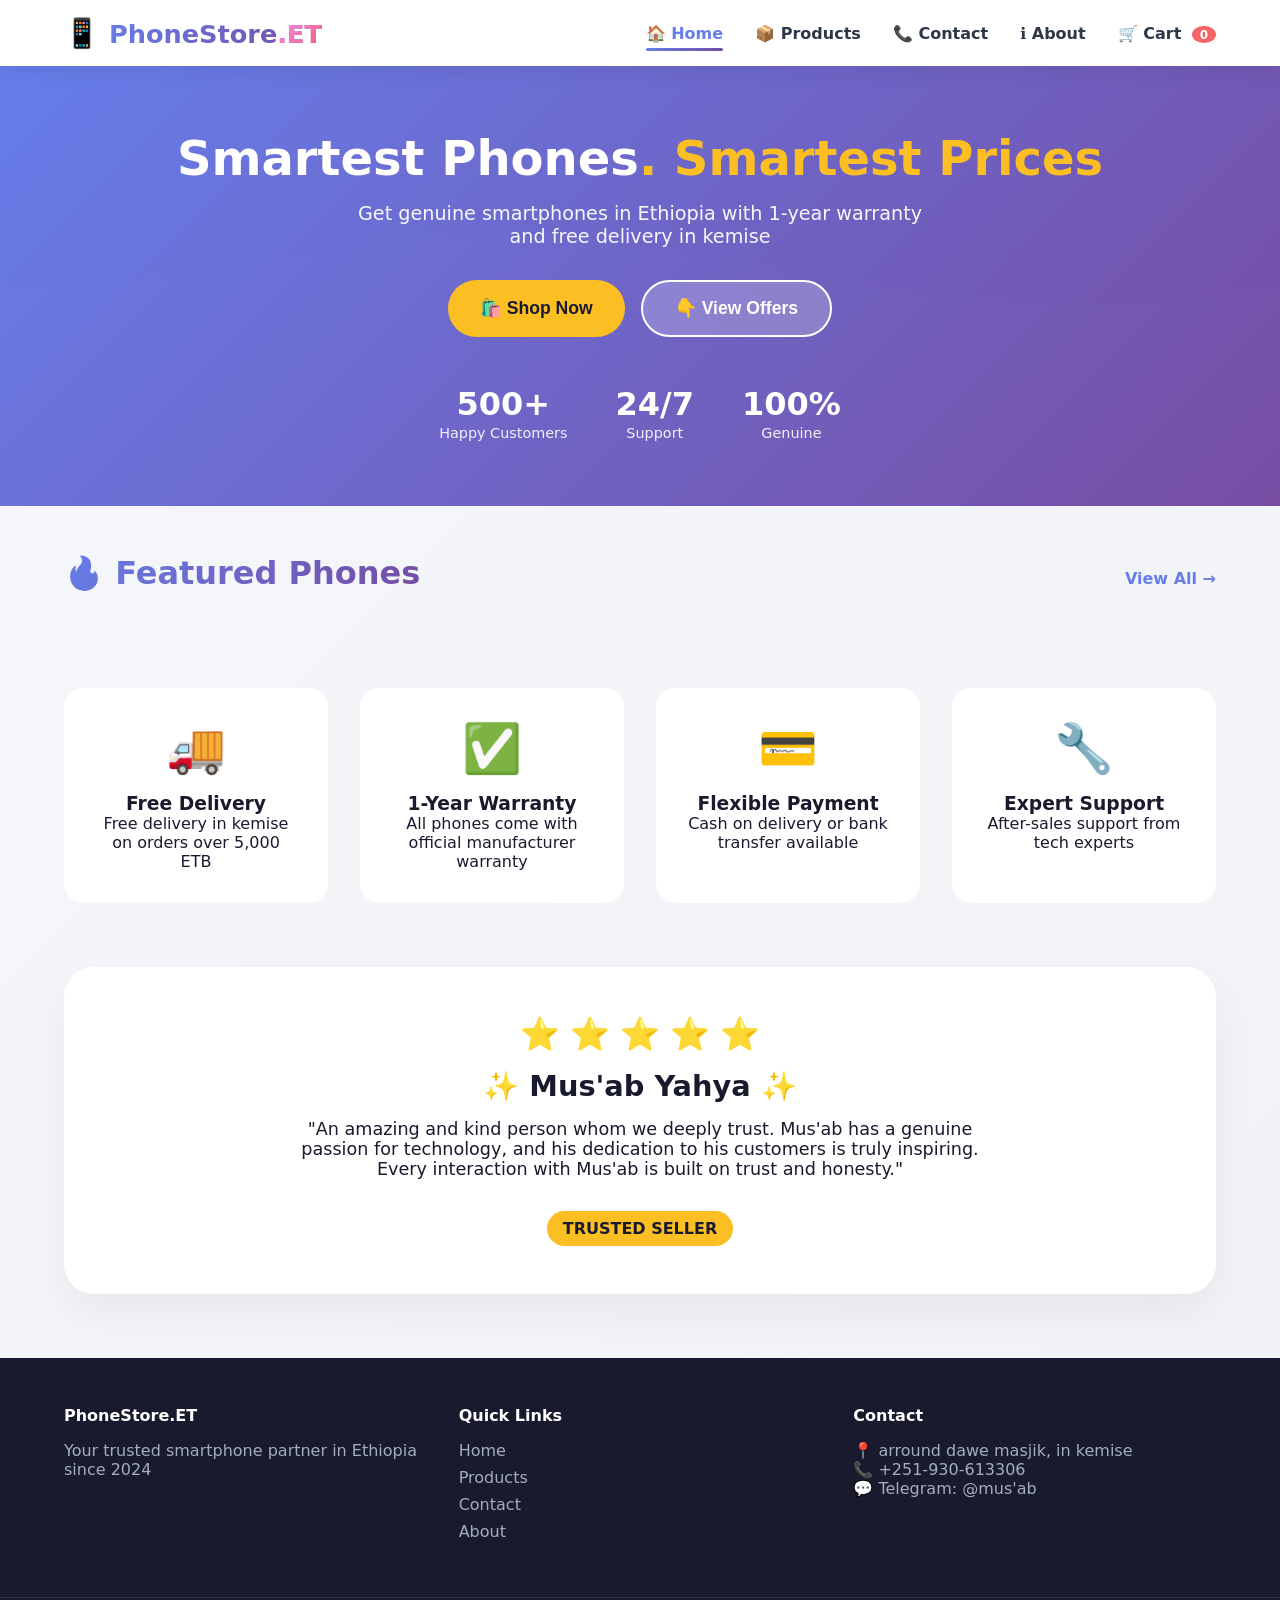
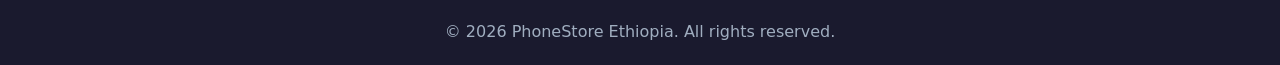
<file: index.html>
<!DOCTYPE html>
<html lang="en">
<head>
    <meta charset="UTF-8">
    <meta name="viewport" content="width=device-width, initial-scale=1.0">
    <title>PhoneStore | Smartest Phone Shop in Ethiopia</title>
    <link rel="stylesheet" href="style.css">
</head>
<body>
    <nav>
        <div class="logo">
            <span class="logo-icon">📱</span>
            <span class="logo-text">PhoneStore<span class="logo-highlight">.ET</span></span>
        </div>
        <div class="nav-toggle" onclick="toggleNav()">☰</div>
        <ul class="nav-links" id="navLinks">
            <li><a href="index.html" class="active">🏠 Home</a></li>
            <li><a href="products.html">📦 Products</a></li>
            <li><a href="contact.html">📞 Contact</a></li>
            <li><a href="about.html">ℹ️ About</a></li>
            <li><a href="cart.html">🛒 Cart <span id="cartCount" class="cart-badge">0</span></a></li>
        </ul>
    </nav>

    <section class="hero">
        <div class="hero-content">
            <h1 class="hero-title">Smartest Phones<span class="hero-accent">. Smartest Prices</span></h1>
            <p class="hero-subtitle">Get genuine smartphones in Ethiopia with 1-year warranty and free delivery in kemise</p>
            <div class="hero-buttons">
                <button class="btn-primary" onclick="location.href='products.html'">🛍️ Shop Now</button>
                <button class="btn-secondary" onclick="scrollToFeatured()">👇 View Offers</button>
            </div>
        </div>
        <div class="hero-stats">
            <div class="stat"><span class="stat-number">500+</span><span class="stat-label">Happy Customers</span></div>
            <div class="stat"><span class="stat-number">24/7</span><span class="stat-label">Support</span></div>
            <div class="stat"><span class="stat-number">100%</span><span class="stat-label">Genuine</span></div>
        </div>
    </section>





    <div class="container">
        <div class="section-header">
            <h2 class="section-title">🔥 Featured Phones</h2>
            <a href="products.html" class="view-all">View All →</a>
        </div>
        <div class="products-grid" id="featured-products"></div>

        <div class="features-section">
            <div class="feature-card">
                <div class="feature-icon">🚚</div>
                <h3>Free Delivery</h3>
                <p>Free delivery in kemise on orders over 5,000 ETB</p>
            </div>
            <div class="feature-card">
                <div class="feature-icon">✅</div>
                <h3>1-Year Warranty</h3>
                <p>All phones come with official manufacturer warranty</p>
            </div>
            <div class="feature-card">
                <div class="feature-icon">💳</div>
                <h3>Flexible Payment</h3>
                <p>Cash on delivery or bank transfer available</p>
            </div>
            <div class="feature-card">
                <div class="feature-icon">🔧</div>
                <h3>Expert Support</h3>
                <p>After-sales support from tech experts</p>
            </div>
        </div>

        <div class="trust-section">
            <div class="trust-quote">⭐ ⭐ ⭐ ⭐ ⭐</div>
            <div class="trust-name">✨ Mus'ab Yahya ✨</div>
            <p class="trust-text">"An amazing and kind person whom we deeply trust. Mus'ab has a genuine passion for technology, and his dedication to his customers is truly inspiring. Every interaction with Mus'ab is built on trust and honesty."</p>
            <div class="trust-badge">TRUSTED SELLER</div>
        </div>
    </div>

    <footer>
        <div class="footer-content">
            <div class="footer-section">
                <h4>PhoneStore.ET</h4>
                <p>Your trusted smartphone partner in Ethiopia since 2024</p>

                </div>
            <div class="footer-section">
                <h4>Quick Links</h4>
                <a href="index.html">Home</a>
                <a href="products.html">Products</a>
                <a href="contact.html">Contact</a>
                <a href="about.html">About</a>
            </div>
            <div class="footer-section">
                <h4>Contact</h4>
                <p>📍 arround dawe masjik, in kemise</p>
                <p>📞 +251-930-613306</p>
                <p>💬 Telegram: @mus'ab</p>
            </div>
        </div>
        <div class="footer-bottom">
            <p>© 2026 PhoneStore Ethiopia. All rights reserved.</p>
        </div>
    </footer>

    <script src="script.js"></script>
</body>
</html>
</file>
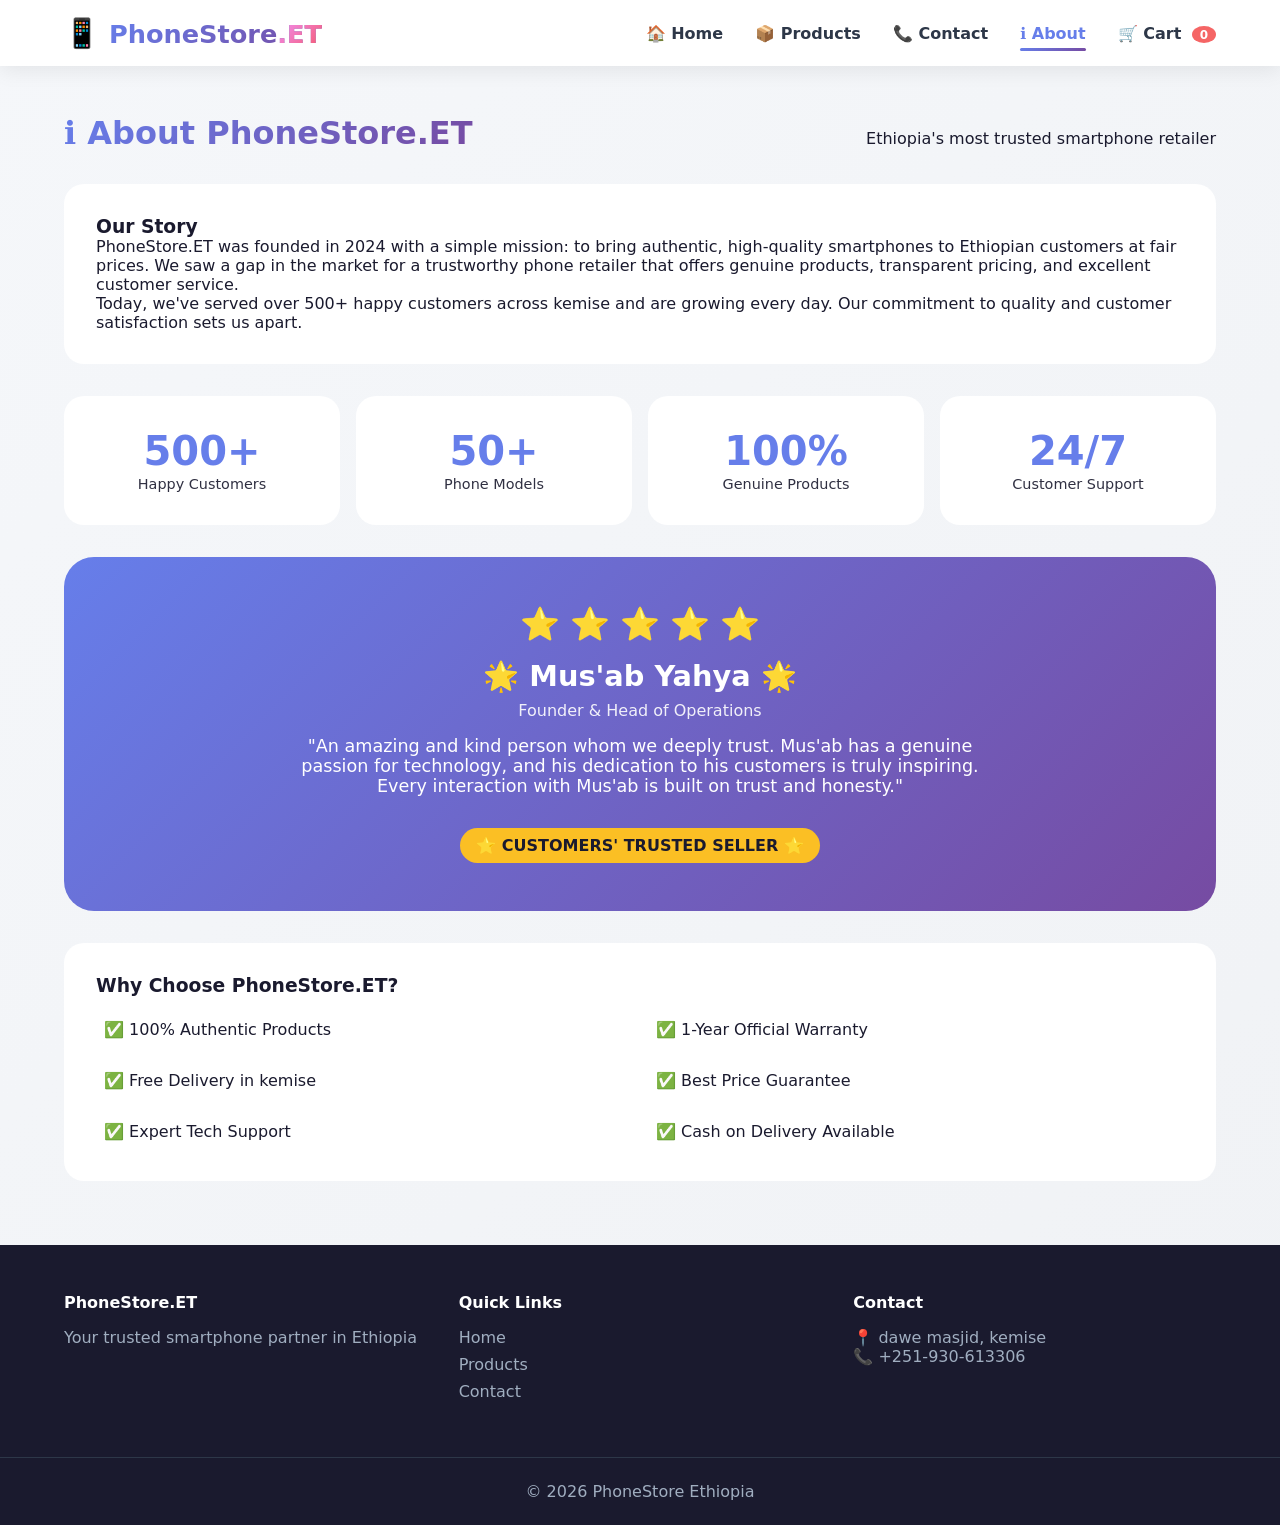
<file: about.html>
<!DOCTYPE html>
<html lang="en">
<head>
    <meta charset="UTF-8">
    <meta name="viewport" content="width=device-width, initial-scale=1.0">
    <title>About - PhoneStore</title>
    <link rel="stylesheet" href="style.css">
</head>
<body>
    <nav>
        <div class="logo">
            <span class="logo-icon">📱</span>
            <span class="logo-text">PhoneStore<span class="logo-highlight">.ET</span></span>
        </div>
        <div class="nav-toggle" onclick="toggleNav()">☰</div>
        <ul class="nav-links" id="navLinks">
            <li><a href="index.html">🏠 Home</a></li>
            <li><a href="products.html">📦 Products</a></li>
            <li><a href="contact.html">📞 Contact</a></li>
            <li><a href="about.html" class="active">ℹ️ About</a></li>
            <li><a href="cart.html">🛒 Cart <span id="cartCount4" class="cart-badge">0</span></a></li>
        </ul>
    </nav>

    <div class="container">
        <div class="section-header">
            <h2 class="section-title">ℹ️ About PhoneStore.ET</h2>
            <p>Ethiopia's most trusted smartphone retailer</p>
        </div>
        
        <div class="about-container">
            <div class="about-hero">
                <h3>Our Story</h3>
                <p>PhoneStore.ET was founded in 2024 with a simple mission: to bring authentic, high-quality smartphones to Ethiopian customers at fair prices. We saw a gap in the market for a trustworthy phone retailer that offers genuine products, transparent pricing, and excellent customer service.</p>
                <p>Today, we've served over 500+ happy customers across kemise and are growing every day. Our commitment to quality and customer satisfaction sets us apart.</p>
            </div>
            
            <div class="stats-grid">
                <div class="stat-big">
                    <span class="stat-number">500+</span>
                    <span class="stat-label">Happy Customers</span>
                </div>
                <div class="stat-big">
                    <span class="stat-number">50+</span>
                    <span class="stat-label">Phone Models</span>
                </div>
                <div class="stat-big">
                    <span class="stat-number">100%</span>
                    <span class="stat-label">Genuine Products</span>
                </div>
                <div class="stat-big">
                    <span class="stat-number">24/7</span>
                    <span class="stat-label">Customer Support</span>
                </div>
            </div>
            
            <div class="trust-section-full">
                <div class="trust-quote">⭐ ⭐ ⭐ ⭐ ⭐</div>
                <div class="trust-name">🌟 Mus'ab Yahya 🌟</div>
                <div class="trust-title">Founder & Head of Operations</div>
                <p class="trust-text">"An amazing and kind person whom we deeply trust. Mus'ab has a genuine passion for technology, and his dedication to his customers is truly inspiring. Every interaction with Mus'ab is built on trust and honesty."</p>
                <div class="trust-badge">⭐ CUSTOMERS' TRUSTED SELLER ⭐</div>
            </div>
            
            <div class="why-us">
                <h3>Why Choose PhoneStore.ET?</h3>
                <div class="why-grid">
                    <div class="why-item">✅ 100% Authentic Products</div>
                    <div class="why-item">✅ 1-Year Official Warranty</div>
                    <div class="why-item">✅ Free Delivery in kemise</div>
                    <div class="why-item">✅ Best Price Guarantee</div>
                    <div class="why-item">✅ Expert Tech Support</div>
                    <div class="why-item">✅ Cash on Delivery Available</div>
                </div>
            </div>
        </div>
    </div>

    <footer>
        <div class="footer-content">
            <div class="footer-section">
                <h4>PhoneStore.ET</h4>
                <p>Your trusted smartphone partner in Ethiopia</p>
            </div>
            <div class="footer-section">
                <h4>Quick Links</h4>
                <a href="index.html">Home</a>
                <a href="products.html">Products</a>
                <a href="contact.html">Contact</a>
            </div>
            <div class="footer-section">
                <h4>Contact</h4>
                <p>📍 dawe masjid, kemise</p>
                <p>📞 +251-930-613306</p>
            </div>
        </div>
        <div class="footer-bottom">
            <p>© 2026 PhoneStore Ethiopia</p>
        </div>
    </footer>

    <script src="script.js"></script>
</body>
</html>
</file>
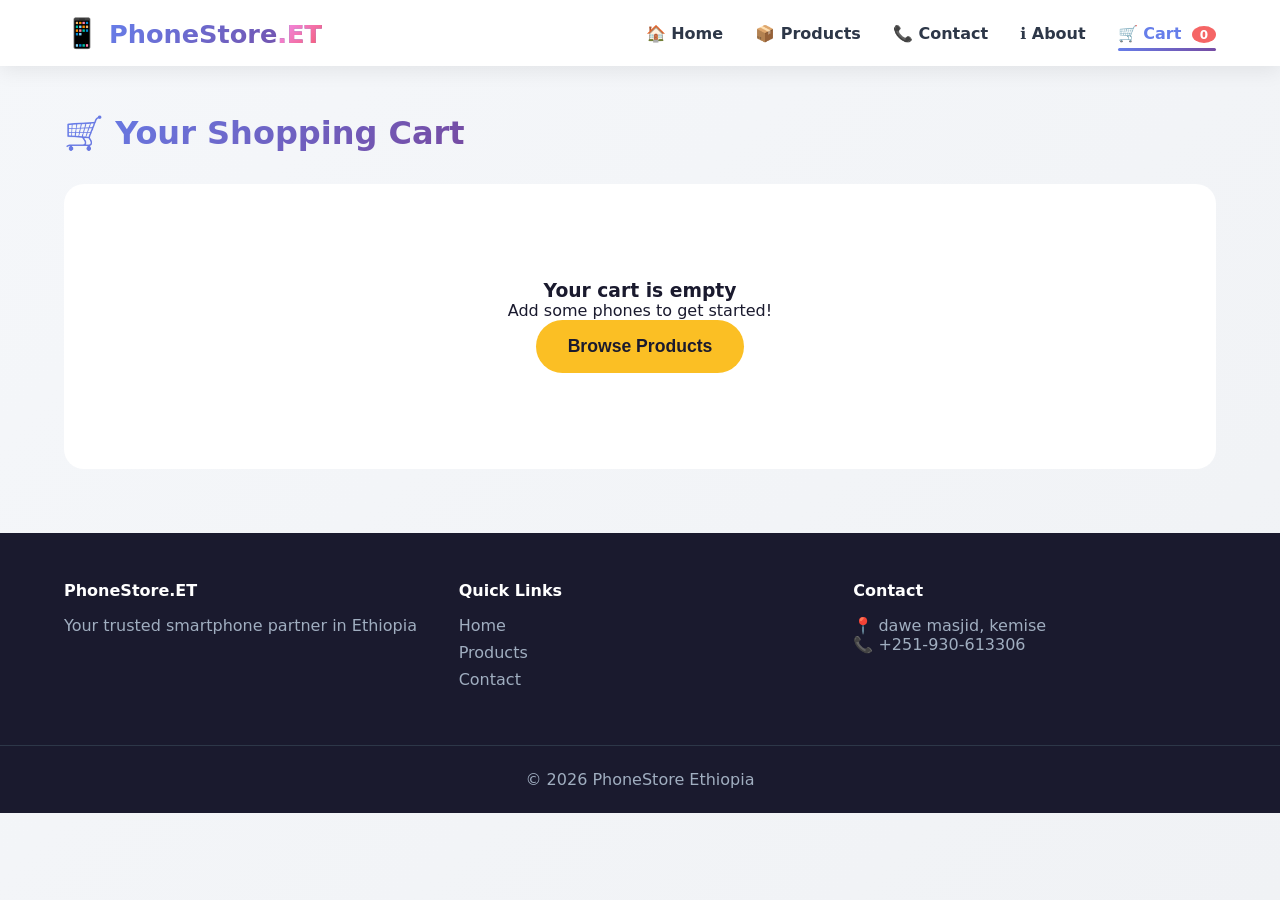
<file: cart.html>
<!DOCTYPE html>
<html lang="en">
<head>
    <meta charset="UTF-8">
    <meta name="viewport" content="width=device-width, initial-scale=1.0">
    <title>Cart - PhoneStore</title>
    <link rel="stylesheet" href="style.css">
</head>
<body>
    <nav>
        <div class="logo">
            <span class="logo-icon">📱</span>
            <span class="logo-text">PhoneStore<span class="logo-highlight">.ET</span></span>
        </div>
        <div class="nav-toggle" onclick="toggleNav()">☰</div>
        <ul class="nav-links" id="navLinks">
            <li><a href="index.html">🏠 Home</a></li>
            <li><a href="products.html">📦 Products</a></li>
            <li><a href="contact.html">📞 Contact</a></li>
            <li><a href="about.html">ℹ️ About</a></li>
            <li><a href="cart.html" class="active">🛒 Cart <span id="cartCount5" class="cart-badge">0</span></a></li>
        </ul>
    </nav>

    <div class="container">
        <div class="section-header">
            <h2 class="section-title">🛒 Your Shopping Cart</h2>
        </div>
        
        <div id="cartContainer" class="cart-container">
            <div class="empty-cart" style="text-align: center; padding: 4rem;">
                <h3>Your cart is empty</h3>
                <p>Add some phones to get started!</p>
                <button class="btn-primary" onclick="location.href='products.html'">Browse Products</button>
            </div>
        </div>
    </div>

    <footer>
        <div class="footer-content">
            <div class="footer-section">
                <h4>PhoneStore.ET</h4>
                <p>Your trusted smartphone partner in Ethiopia</p>
            </div>
            <div class="footer-section">
                <h4>Quick Links</h4>
                <a href="index.html">Home</a>
                <a href="products.html">Products</a>
                <a href="contact.html">Contact</a>
            </div>
            <div class="footer-section">
                <h4>Contact</h4>
                <p>📍 dawe masjid, kemise</p>
                <p>📞 +251-930-613306</p>
            </div>
        </div>
        <div class="footer-bottom">
            <p>© 2026 PhoneStore Ethiopia</p>
        </div>
    </footer>

    <script src="script.js"></script>
</body>
</html>
</file>
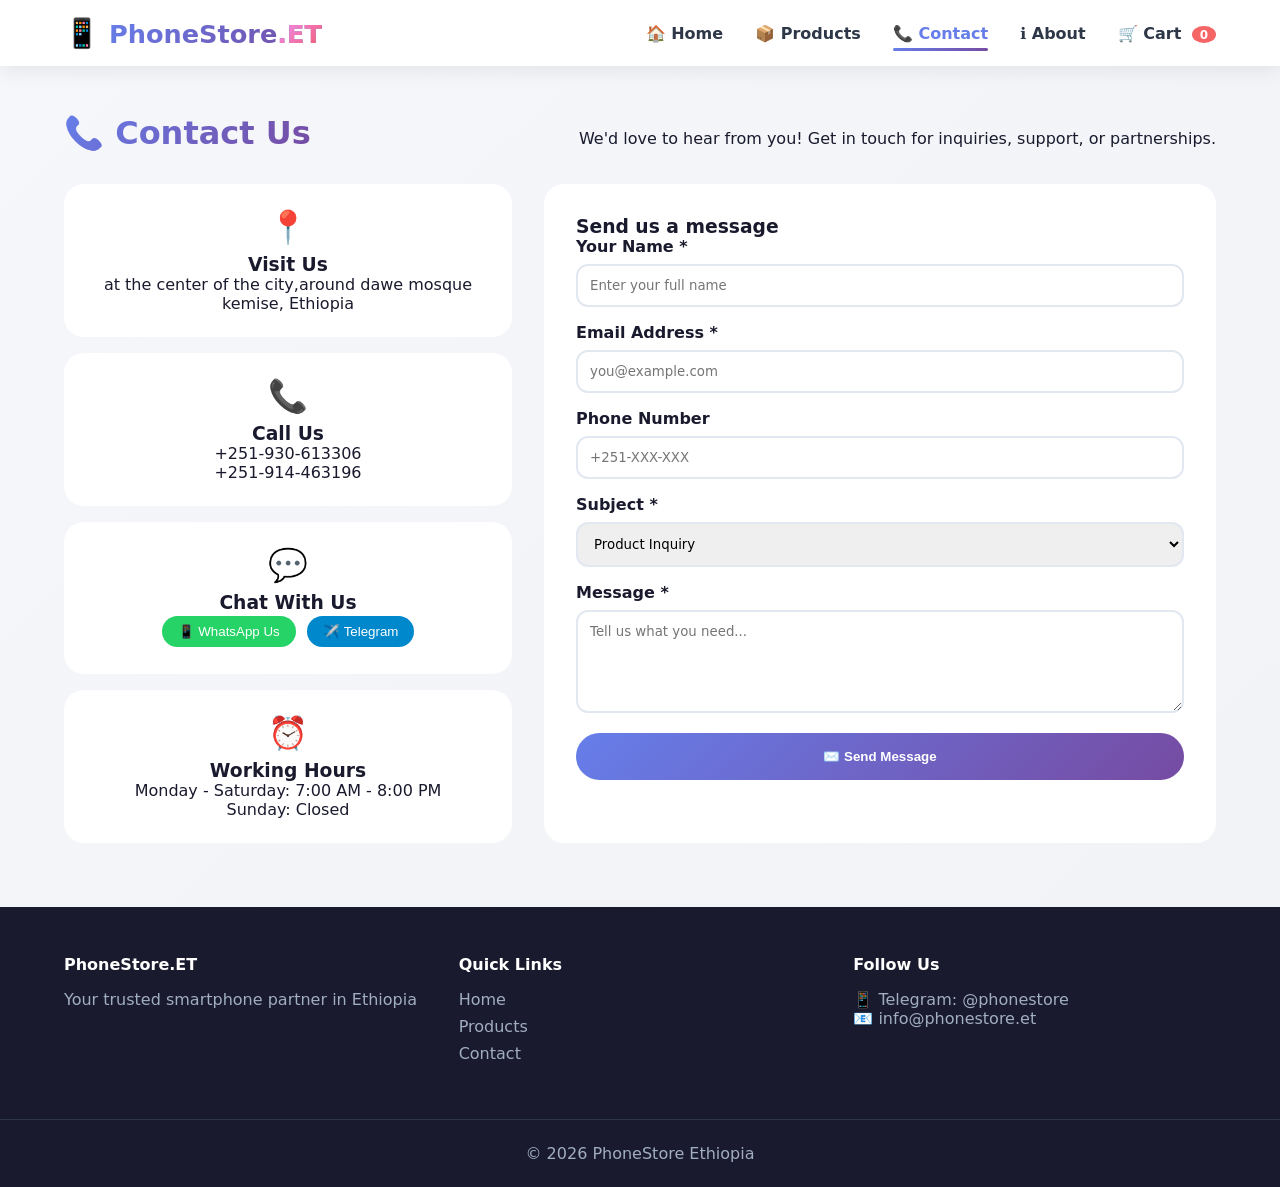
<file: contact.html>
<!DOCTYPE html>
<html lang="en">
<head>
    <meta charset="UTF-8">
    <meta name="viewport" content="width=device-width, initial-scale=1.0">
    <title>Contact - PhoneStore</title>
    <link rel="stylesheet" href="style.css">
</head>
<body>
    <nav>
        <div class="logo">
            <span class="logo-icon">📱</span>
            <span class="logo-text">PhoneStore<span class="logo-highlight">.ET</span></span>
        </div>
        <div class="nav-toggle" onclick="toggleNav()">☰</div>
        <ul class="nav-links" id="navLinks">
            <li><a href="index.html">🏠 Home</a></li>
            <li><a href="products.html">📦 Products</a></li>
            <li><a href="contact.html" class="active">📞 Contact</a></li>
            <li><a href="about.html">ℹ️ About</a></li>
            <li><a href="cart.html">🛒 Cart <span id="cartCount3" class="cart-badge">0</span></a></li>
        </ul>
    </nav>

    <div class="container">
        <div class="section-header">
            <h2 class="section-title">📞 Contact Us</h2>
            <p>We'd love to hear from you! Get in touch for inquiries, support, or partnerships.</p>
        </div>
        
        <div class="contact-container">
            <div class="contact-info">
                <div class="info-card">
                    <div class="info-icon">📍</div>
                    <h3>Visit Us</h3>
                    <p>at the center of the city,around dawe mosque</p>
                    <p>kemise, Ethiopia</p>
                </div>
                <div class="info-card">
                    <div class="info-icon">📞</div>
                    <h3>Call Us</h3>
                    <p>+251-930-613306</p>
                    <p>+251-914-463196</p>
                </div>
                <div class="info-card">
                    <div class="info-icon">💬</div>
                    <h3>Chat With Us</h3>
                    <button class="whatsapp-btn" onclick="openWhatsApp()">📱 WhatsApp Us</button>
                    <button class="telegram-btn" onclick="openTelegram()">✈️ Telegram</button>
                </div>
                <div class="info-card">
                    <div class="info-icon">⏰</div>
                    <h3>Working Hours</h3>
                    <p>Monday - Saturday: 7:00 AM - 8:00 PM</p>
                    <p>Sunday: Closed</p>
                </div>
            </div>
            
            <div class="contact-form">
                <h3>Send us a message</h3>
                <form id="inquiryForm" onsubmit="return sendMessage(event)">
                    <div class="form-group">
                        <label>Your Name *</label>
                        <input type="text" id="contactName" required placeholder="Enter your full name">
                    </div>
                    <div class="form-group">
                        <label>Email Address *</label>
                        <input type="email" id="contactEmail" required placeholder="you@example.com">
                    </div>
                    <div class="form-group">
                        <label>Phone Number</label>
                        <input type="tel" id="contactPhone" placeholder="+251-XXX-XXX">
                    </div>
                    <div class="form-group">
                        <label>Subject *</label>
                        <select id="contactSubject">
                            <option>Product Inquiry</option>
                            <option>Price Request</option>
                            <option>Warranty Question</option>
                            <option>Partnership</option>
                            <option>Other</option>
                        </select>
                    </div>
                    <div class="form-group">
                        <label>Message *</label> 
                        <textarea id="contactMessage" rows="5" required placeholder="Tell us what you need..."></textarea>
                    </div>
                    <button type="submit" class="submit-btn">✉️ Send Message</button>
                    <p id="formStatus" class="form-status"></p>
                </form>
            </div>
        </div>
    </div>

    <footer>
        <div class="footer-content">
            <div class="footer-section">
                <h4>PhoneStore.ET</h4>
                <p>Your trusted smartphone partner in Ethiopia</p>
            </div>
            <div class="footer-section">
                <h4>Quick Links</h4>
                <a href="index.html">Home</a>
                <a href="products.html">Products</a>
                <a href="contact.html">Contact</a>
            </div>
            <div class="footer-section">
                <h4>Follow Us</h4>
                <p>📱 Telegram: @phonestore</p>
                <p>📧 info@phonestore.et</p>
            </div>
        </div>
        <div class="footer-bottom">
            <p>© 2026 PhoneStore Ethiopia</p>
        </div>
    </footer>

    <script src="script.js"></script>
</body>
</html>
</file>
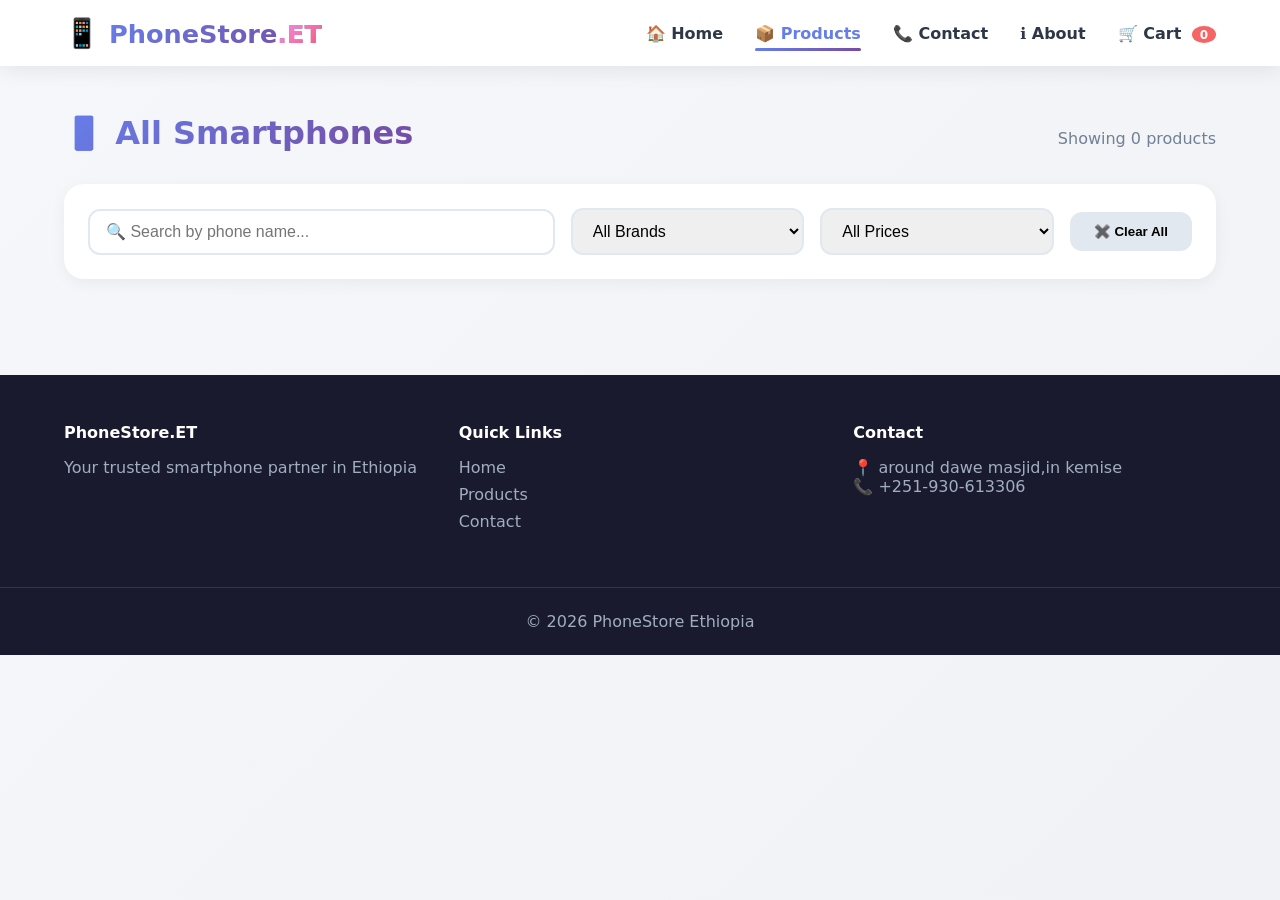
<file: products.html>
<!DOCTYPE html>
<html lang="en">
<head>
    <meta charset="UTF-8">
    <meta name="viewport" content="width=device-width, initial-scale=1.0">
    <title>Products - PhoneStore</title>
    <link rel="stylesheet" href="style.css">
</head>
<body>
    <nav>
        <div class="logo">
            <span class="logo-icon">📱</span>
            <span class="logo-text">PhoneStore<span class="logo-highlight">.ET</span></span>
        </div>
        <div class="nav-toggle" onclick="toggleNav()">☰</div>
        <ul class="nav-links" id="navLinks">
            <li><a href="index.html">🏠 Home</a></li>
            <li><a href="products.html" class="active">📦 Products</a></li>
            <li><a href="contact.html">📞 Contact</a></li>
            <li><a href="about.html">ℹ️ About</a></li>
            <li><a href="cart.html">🛒 Cart <span id="cartCount2" class="cart-badge">0</span></a></li>
        </ul>
    </nav>

    <div class="container">
        <div class="section-header">
            <h2 class="section-title">📱 All Smartphones</h2>
            <p id="productCount" class="product-count">Showing 0 products</p>
        </div>
        
        <div class="filter-section">
            <div class="search-box">
                <input type="text" id="searchInput" placeholder="🔍 Search by phone name..." onkeyup="filterProducts()">
            </div>
            <div class="filter-group">
                <select id="brandFilter" onchange="filterProducts()">
                    <option value="all">All Brands</option>
                    <option value="Apple">🍎 Apple</option>
                    <option value="Samsung">⭐ Samsung</option>
                    <option value="Xiaomi">🔥 Xiaomi</option>
                    <option value="Google">🔵 Google Pixel</option>
                </select>
            </div>
            <div class="filter-group">
                <select id="priceFilter" onchange="filterProducts()">
                    <option value="all">All Prices</option>
                    <option value="0-10000">Under 10,000 ETB</option>
                    <option value="10000-20000">10,000 - 20,000 ETB</option>
                    <option value="20000-30000">20,000 - 30,000 ETB</option>
                    <option value="30000+">30,000+ ETB</option>
                </select>
            </div>
            <button class="clear-filters" onclick="clearFilters()">✖️ Clear All</button>
        </div>

        <div class="products-grid" id="all-products"></div>
        <div id="noResults" class="no-results" style="display: none;">😞 No phones found. Try different filters!</div>
    </div>









    <footer>
        <div class="footer-content">
            <div class="footer-section">
                <h4>PhoneStore.ET</h4>
                <p>Your trusted smartphone partner in Ethiopia</p>
            </div>
            <div class="footer-section">
                <h4>Quick Links</h4>
                <a href="index.html">Home</a>
                <a href="products.html">Products</a>
                <a href="contact.html">Contact</a>
            </div>
            <div class="footer-section">
                <h4>Contact</h4>
                <p>📍 around dawe masjid,in kemise</p>
                <p>📞 +251-930-613306</p>
            </div>
        </div>
        <div class="footer-bottom">
            <p>© 2026 PhoneStore Ethiopia</p>
        </div>
    </footer>

    <script src="script.js"></script>
</body>
</html>
</file>
<file: style.css>
* {
    margin: 0;
    padding: 0;
    box-sizing: border-box;
}

body {
    font-family: 'Segoe UI', system-ui, -apple-system, sans-serif;
    background: linear-gradient(135deg, #f5f7fa 0%, #f0f2f5 100%);
    color: #1a1a2e;
    min-height: 100vh;
}

/* ========== NAVIGATION ========== */
nav {
    background: rgba(255, 255, 255, 0.98);
    backdrop-filter: blur(10px);
    padding: 1rem 5%;
    display: flex;
    justify-content: space-between;
    align-items: center;
    flex-wrap: wrap;
    gap: 1rem;
    box-shadow: 0 4px 20px rgba(0, 0, 0, 0.08);
    position: sticky;
    top: 0;
    z-index: 1000;
}

.logo {
    font-size: 1.6rem;
    font-weight: 800;
}

.logo-icon {
    font-size: 1.8rem;
}

.logo-text {
    background: linear-gradient(135deg, #667eea 0%, #764ba2 100%);
    -webkit-background-clip: text;
    background-clip: text;
    color: transparent;
}

.logo-highlight {
    background: linear-gradient(135deg, #f093fb 0%, #f5576c 100%);
    -webkit-background-clip: text;
    background-clip: text;
    color: transparent;
}

.nav-links {
    display: flex;
    gap: 2rem;
    list-style: none;
    align-items: center;
}

.nav-links a {
    text-decoration: none;
    color: #2d3748;
    font-weight: 600;
    transition: all 0.3s ease;
    padding: 0.5rem 0;
    position: relative;
}

.nav-links a:hover {
    color: #667eea;
}

.nav-links a.active {
    color: #667eea;
}

.nav-links a.active::after {
    content: '';
    position: absolute;
    bottom: 0;
    left: 0;
    right: 0;
    height: 3px;
    background: linear-gradient(135deg, #667eea, #764ba2);
    border-radius: 3px;
}

.cart-badge {
    background: #f56565;
    color: white;
    border-radius: 50%;
    padding: 0.1rem 0.5rem;
    font-size: 0.75rem;
    margin-left: 0.3rem;
}

.nav-toggle {
    display: none;
    font-size: 1.8rem;
    cursor: pointer;
}

/* ========== HERO SECTION ========== */
.hero {
    background: linear-gradient(135deg, #667eea 0%, #764ba2 100%);
    color: white;
    padding: 4rem 5%;
    text-align: center;
    position: relative;
    overflow: hidden;
}

.hero::before {
    content: '';
    position: absolute;
    top: 0;
    left: 0;
    right: 0;
    bottom: 0;
    background: url('data:image/svg+xml,<svg xmlns="http://www.w3.org/2000/svg" viewBox="0 0 1440 320"><path fill="rgba(255,255,255,0.1)" d="M0,96L48,112C96,128,192,160,288,160C384,160,480,128,576,122.7C672,117,768,139,864,154.7C960,171,1056,181,1152,165.3C1248,149,1344,107,1392,85.3L1440,64L1440,320L1392,320C1344,320,1248,320,1152,320C1056,320,960,320,864,320C768,320,672,320,576,320C480,320,384,320,288,320C192,320,96,320,48,320L0,320Z"></path></svg>') repeat-x bottom;
    background-size: cover;
    opacity: 0.1;
}

.hero-content {
    position: relative;
    z-index: 1;
}

.hero-title {
    font-size: 3rem;
    margin-bottom: 1rem;
}

.hero-accent {
    color: #fbbf24;
}

.hero-subtitle {
    font-size: 1.2rem;
    max-width: 600px;
    margin: 0 auto 2rem;
    opacity: 0.95;
}

.hero-buttons {
    display: flex;
    gap: 1rem;
    justify-content: center;
    flex-wrap: wrap;
}

.btn-primary {
    background: #fbbf24;
    color: #1a1a2e;
    border: none;
    padding: 1rem 2rem;
    font-size: 1.1rem;
    font-weight: 700;
    border-radius: 50px;
    cursor: pointer;
    transition: transform 0.2s, box-shadow 0.2s;
}

.btn-primary:hover {
    transform: translateY(-2px);
    box-shadow: 0 10px 20px rgba(0,0,0,0.2);
}

.btn-secondary {
    background: rgba(255,255,255,0.2);
    border: 2px solid white;
    color: white;
    padding: 1rem 2rem;
    font-size: 1.1rem;
    font-weight: 700;
    border-radius: 50px;
    cursor: pointer;
    transition: all 0.2s;
}

.btn-secondary:hover {
    background: white;
    color: #667eea;
}

.hero-stats {
    display: flex;
    justify-content: center;
    gap: 3rem;
    margin-top: 3rem;
    position: relative;
    z-index: 1;
}

.stat {
    text-align: center;
}

.stat-number {
    display: block;
    font-size: 2rem;
    font-weight: 800;
}

.stat-label {
    font-size: 0.9rem;
    opacity: 0.9;
}




/* ========== CONTAINER & GRID ========== */
.container {
    max-width: 1200px;
    margin: 3rem auto;
    padding: 0 1.5rem;
}

.section-header {
    display: flex;
    justify-content: space-between;
    align-items: baseline;
    flex-wrap: wrap;
    margin-bottom: 2rem;
}

.section-title {
    font-size: 2rem;
    font-weight: 800;
    background: linear-gradient(135deg, #667eea, #764ba2);
    -webkit-background-clip: text;
    background-clip: text;
    color: transparent;
}

.view-all {
    color: #667eea;
    text-decoration: none;
    font-weight: 600;
}

.products-grid {
    display: grid;
    grid-template-columns: repeat(auto-fill, minmax(280px, 1fr));
    gap: 2rem;
    margin-bottom: 3rem;
}

.product-card {
    background: white;
    border-radius: 20px;
    padding: 1.5rem;
    text-align: center;
    transition: all 0.3s ease;
    box-shadow: 0 10px 30px rgba(0,0,0,0.05);
    position: relative;
    overflow: hidden;
}

.product-card::before {
    content: '';
    position: absolute;
    top: 0;
    left: -100%;
    width: 100%;
    height: 4px;
    background: linear-gradient(90deg, #667eea, #764ba2);
    transition: left 0.3s;
}

.product-card:hover::before {
    left: 0;
}

.product-card:hover {
    transform: translateY(-5px);
    box-shadow: 0 20px 40px rgba(0,0,0,0.1);
}

.product-img {
    font-size: 4rem;
    margin-bottom: 1rem;
}

.product-title {
    font-size: 1.3rem;
    font-weight: 700;
    margin-bottom: 0.5rem;
}

.product-brand {
    color: #718096;
    font-size: 0.9rem;
    margin-bottom: 0.5rem;
}

.price {
    color: #48bb78;
    font-weight: 800;
    font-size: 1.4rem;
    margin: 0.8rem 0;
}

.price-inquire {
    color: #ed8936;
    font-weight: 600;
    margin: 0.8rem 0;
}

.btn-inquire, .btn-add-cart {
    background: linear-gradient(135deg, #667eea, #764ba2);
    color: white;
    border: none;
    padding: 0.7rem 1.5rem;
    border-radius: 50px;
    font-weight: 600;
    cursor: pointer;
    transition: transform 0.2s;
    margin: 0.2rem;
}

.btn-inquire:hover, .btn-add-cart:hover {
    transform: scale(1.05);
}

/* ========== FILTER SECTION ========== */
.filter-section {
    background: white;
    padding: 1.5rem;
    border-radius: 20px;
    margin-bottom: 2rem;
    display: flex;
    gap: 1rem;
    flex-wrap: wrap;
    align-items: center;
    box-shadow: 0 4px 15px rgba(0,0,0,0.05);
}

.search-box input, .filter-group select {
    padding: 0.75rem 1rem;
    border: 2px solid #e2e8f0;
    border-radius: 12px;
    font-size: 1rem;
    transition: border-color 0.2s;
}

.search-box input:focus, .filter-group select:focus {
    outline: none;
    border-color: #667eea;
}

.search-box {
    flex: 2;
    min-width: 200px;
}

.search-box input {
    width: 100%;
}

.filter-group {
    flex: 1;
    min-width: 150px;
}

.filter-group select {
    width: 100%;
}

.clear-filters {
    background: #e2e8f0;
    border: none;
    padding: 0.75rem 1.5rem;
    border-radius: 12px;
    cursor: pointer;
    font-weight: 600;
}

/* ========== FEATURES SECTION ========== */
.features-section {
    display: grid;
    grid-template-columns: repeat(auto-fit, minmax(220px, 1fr));
    gap: 2rem;
    margin: 4rem 0;
}

.feature-card {
    background: white;
    padding: 2rem;
    border-radius: 20px;
    text-align: center;
    transition: transform 0.3s;
}

.feature-card:hover {
    transform: translateY(-5px);
}

.feature-icon {
    font-size: 3rem;
    margin-bottom: 1rem;
}

/* ========== TRUST SECTION ========== */
.trust-section {
    background: white;
    border-radius: 30px;
    padding: 3rem;
    text-align: center;
    margin: 3rem 0;
    box-shadow: 0 20px 40px rgba(0,0,0,0.05);
}

.trust-section-full {
    background: linear-gradient(135deg, #667eea, #764ba2);
    border-radius: 30px;
    padding: 3rem;
    text-align: center;
    color: white;
    margin: 2rem 0;
}

.trust-quote {
    font-size: 2rem;
    margin-bottom: 1rem;
}

.trust-name {
    font-size: 1.8rem;
    font-weight: 800;
    margin-bottom: 0.5rem;
}

.trust-title {
    margin-bottom: 1rem;
    opacity: 0.9;
}


.trust-text {
    max-width: 700px;
    margin: 1rem auto;
    font-size: 1.1rem;
}

.trust-badge {
    display: inline-block;
    background: #fbbf24;
    color: #1a1a2e;
    padding: 0.5rem 1rem;
    border-radius: 50px;
    font-weight: 700;
    margin-top: 1rem;
}

/* ========== CONTACT PAGE ========== */
.contact-container {
    display: grid;
    grid-template-columns: 1fr 1.5fr;
    gap: 2rem;
}

.contact-info {
    display: grid;
    gap: 1rem;
}

.info-card {
    background: white;
    padding: 1.5rem;
    border-radius: 20px;
    text-align: center;
}

.info-icon {
    font-size: 2rem;
    margin-bottom: 0.5rem;
}

.contact-form {
    background: white;
    padding: 2rem;
    border-radius: 20px;
}

.form-group {
    margin-bottom: 1rem;
}

.form-group label {
    display: block;
    margin-bottom: 0.5rem;
    font-weight: 600;
}

.form-group input, .form-group select, .form-group textarea {
    width: 100%;
    padding: 0.75rem;
    border: 2px solid #e2e8f0;
    border-radius: 12px;
    font-family: inherit;
}

.whatsapp-btn, .telegram-btn {
    background: #25D366;
    color: white;
    border: none;
    padding: 0.5rem 1rem;
    border-radius: 50px;
    margin: 0.2rem;
    cursor: pointer;
}

.telegram-btn {
    background: #0088cc;
}

.submit-btn {
    background: linear-gradient(135deg, #667eea, #764ba2);
    color: white;
    border: none;
    padding: 1rem;
    border-radius: 50px;
    width: 100%;
    font-weight: 700;
    cursor: pointer;
}

.form-status {
    margin-top: 1rem;
    text-align: center;
}

/* ========== ABOUT PAGE ========== */
.about-hero {
    background: white;
    padding: 2rem;
    border-radius: 20px;
    margin-bottom: 2rem;
}

.stats-grid {
    display: grid;
    grid-template-columns: repeat(4, 1fr);
    gap: 1rem;
    margin-bottom: 2rem;
}

.stat-big {
    background: white;
    padding: 2rem;
    text-align: center;
    border-radius: 20px;
}

.stat-big .stat-number {
    font-size: 2.5rem;
    color: #667eea;
}

.why-us {
    background: white;
    padding: 2rem;
    border-radius: 20px;
}

.why-grid {
    display: grid;
    grid-template-columns: repeat(2, 1fr);
    gap: 1rem;
    margin-top: 1rem;
}

.why-item {
    padding: 0.5rem;
}

/* ========== CART PAGE ========== */
.cart-container {
    background: white;
    border-radius: 20px;
    padding: 2rem;
}

.cart-item {
    display: flex;
    justify-content: space-between;
    align-items: center;
    padding: 1rem;
    border-bottom: 1px solid #e2e8f0;
    flex-wrap: wrap;
}

.cart-summary {
    text-align: right;
    padding: 1rem;
    background: #f7fafc;
    border-radius: 12px;
    margin-top: 1rem;
}

/* ========== FOOTER ========== */
footer {
    background: #1a1a2e;
    color: #a0aec0;
    margin-top: 4rem;
}

.footer-content {
    max-width: 1200px;
    margin: 0 auto;
    padding: 3rem 1.5rem;
    display: grid;
    grid-template-columns: repeat(auto-fit, minmax(250px, 1fr));
    gap: 2rem;
}

.footer-section h4 {
    color: white;
    margin-bottom: 1rem;
}

.footer-section a {
    display: block;
    color: #a0aec0;
    text-decoration: none;
    margin-bottom: 0.5rem;
}

.footer-bottom {
    text-align: center;
    padding: 1.5rem;
    border-top: 1px solid #2d3748;
}

/* ========== RESPONSIVE ========== */
@media (max-width: 768px) {
    .nav-toggle {
        display: block;
    }
    
    .nav-links {
        display: none;
        width: 100%;
        flex-direction: column;
        text-align: center;
        padding: 1rem 0;
    }
    
    .nav-links.show {
        display: flex;
    }
    
    .hero-title {
        font-size: 2rem;
    }
    
    .hero-stats {
        flex-direction: column;
        gap: 1rem;
    }
    
    .contact-container {
        grid-template-columns: 1fr;
    }
    
    .stats-grid {
        grid-template-columns: repeat(2, 1fr);
    }
    
    .why-grid {
        grid-template-columns: 1fr;
    }
}

.no-results {
    text-align: center;
    padding: 3rem;
    font-size: 1.2rem;
    color: #718096;
}

.product-count {
    color: #718096;
}
</file>
